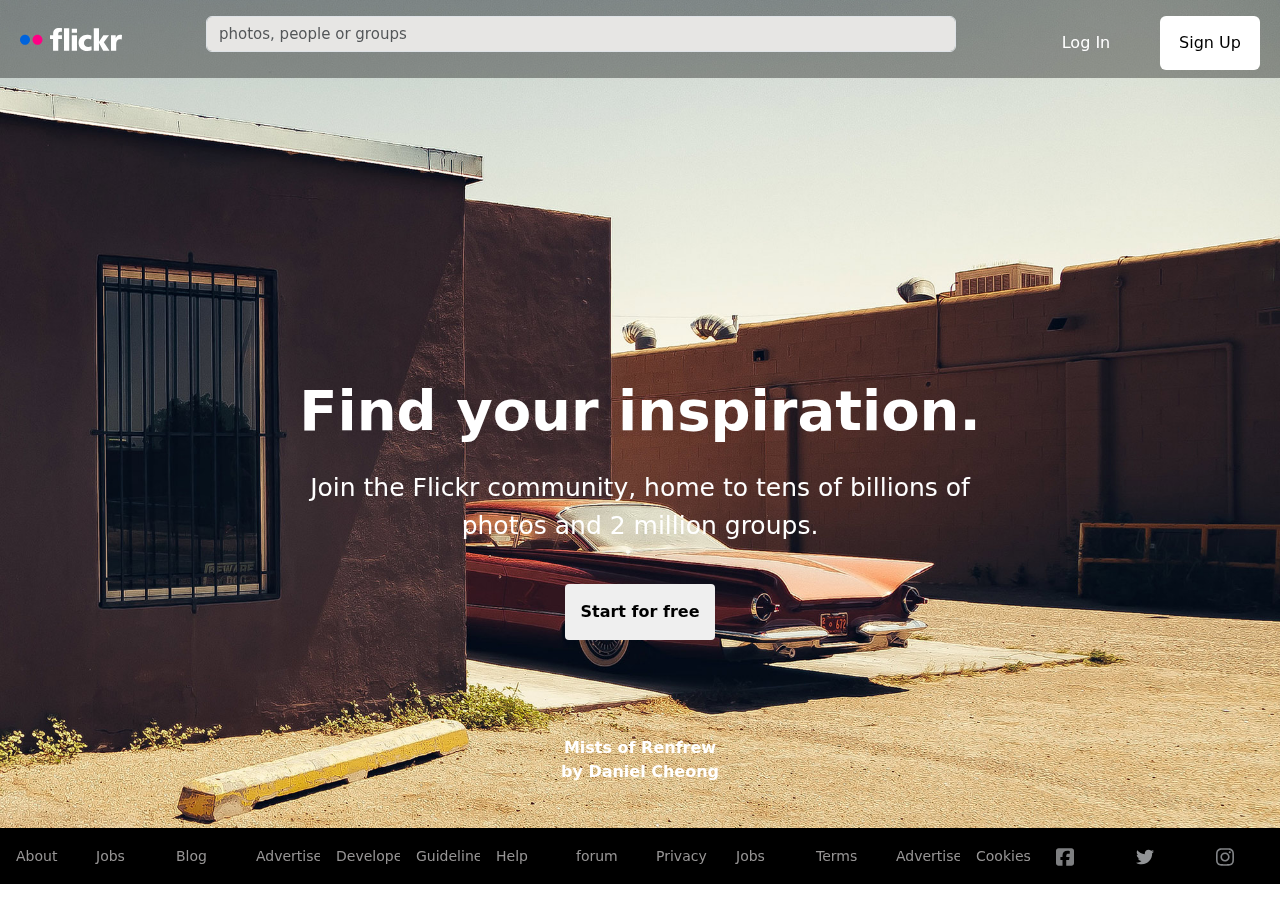
<file: index.html>
<!DOCTYPE html>
<html lang="en">
<head>
  <meta charset="UTF-8">
  <meta name="viewport" content="width=device-width, initial-scale=1.0">
  <title>flickr</title>
  <link rel="stylesheet" href="style.css">
  <link rel="stylesheet" href="css/bootstrap.css">
<script src="https://cdn.jsdelivr.net/npm/bootstrap@5.3.2/dist/js/bootstrap.bundle.min.js"></script>
<link rel="shortcut icon" href="images/flickr logo 2.png" type="image/x-icon" class="rounded">
<link rel="stylesheet" href="https://cdnjs.cloudflare.com/ajax/libs/font-awesome/5.15.4/css/all.min.css" integrity="sha512-xIrnT0bX2K7mfbzkrzPLAtMIElU9m/NtQkdNN2mFMT57Ecrbs7BsVlBXN43PYXbh1ebzJSpXgFhv0lE/XZ8ejA==" crossorigin="anonymous" />


</head>
<body>
  
    <nav class=" navbar navbar-expand-lg p-2 d-flex " id="nav">
      <div class="container-fluid d-flex">
        <a class="" href="#"><img class="logo" src="images/flickr_logo_dots.svg" alt=""></a>
        

          <form class="d-flex" role="search">
            <input class="form-control mt-2 nav-inp mb-1 fs-6 " type="search" placeholder="photos, people or groups"  aria-label="Search">
            
            <button class="btn me-4 login mt-2 " type="submit">
            <a href="login.html" style="color: white !important;">
              Log In
            </a>
            </button>
            
    <a>
      <button class="btn bg-white px-3 signup mt-2" type="submit">
        <a href="signup.html">Sign Up</a>
      </button>
    </a>
          </form>
        </div>
      </div>
    </nav>


<section id="carousel">

        
      </div>  
      <section id="carousel">
        <div id="carouselExampleSlidesOnly" class="carousel slide carousel-fade" data-bs-ride="carousel">
          <div class="carousel-inner">
            <div class="carousel-item active" data-bs-interval="4000">
              <img src="images/Mists_of_renfrew_Adam_Gibbs.jpg" class="d-block w-100" alt="..."
                id="carouselImage" />
              <div class="carousel-caption   d-md-block">
                <p id="carouselText1">Find your inspiration.</p>
                <p id="carouselText2">
                  Join the Flickr community, home to tens of billions of <br> photos
                  and 2 million groups.
                </p>
                <br />
                <a href="signup.html" id="startFor"> <button class="px-2 body-bg-white py-lg-3 rounded-1 col-2 fs-lg-4 fs-6 start mb-5 py-2">Start for free</button> </a>
                <br class="br"/><br class="br"/>
                <br>
                <center>
                <a href="" style="text-decoration: none; color: white fs-5 text-white"  class="last mx-auto text-center"><b>Mists of Renfrew</b></a><br />
                </center>
                <center>
                <a href="" style="text-decoration: none; color: white fs-5 text-white last2" class="last2 mx-auto text-center" ><b>by Daniel Cheong</b></a>
                </center>
                <br>
              </div>
              <footer class="footer bg-dark w-100 container-fluid " id="foot">
                <div class="row ">
                  <div class="col-12 col-lg-3   cont">
                    <div class="row ">
                      <div class="col-12 col-lg-3 p-3  text-white footC"><small class="foot">About</small></div> 
                      <div class="col-12 col-lg-3 p-3  text-white footC"><small class="foot">Jobs</small></div> 
                      <div class="col-12 col-lg-3 p-3  text-white footC"><small class="foot">Blog</small></div> 
                      <div class="col-12 col-lg-3 p-3  text-white footC"><small class="foot"> Advertise</small></div> 
                    </div>
                  </div>
                  <div class="col-12 col-lg-3  cont">
                    <div class="row ">
                      <div class="col-12 col-lg-3 p-3  text-white footC"><small class="foot">Developers</small></div> 
                      <div class="col-12 col-lg-3 p-3  text-white footC"><small class="foot">Guidelines</small></div> 
                      <div class="col-12 col-lg-3 p-3  text-white footC"><small class="foot">Help</small></div> 
                      <div class="col-12 col-lg-3 p-3  text-white footC"><small class="foot">  forum</small></div> 
                    </div>
                  </div>
                  <div class="col-12 col-lg-3   cont">
                    <div class="row ">
                      <div class="col-12 col-lg-3 p-3  text-white footC  "><small class="foot">Privacy</small></div> 
                      <div class="col-12 col-lg-3 p-3  text-white footC "><small class="foot">Jobs</small></div> 
                      <div class="col-12 col-lg-3 p-3  text-white footC foot2 "><small class="foot">Terms</small></div> 
                      <div class="col-12 col-lg-3 p-3  text-white footC foot2 "><small class="foot"> Advertise</small></div> 
                    </div>
                  </div>
                  <div class="col-12 col-lg-3   cont">
                    <div class="row ">
                      <div class="col-12 col-lg-3 p-3  text-white foot2 footC"><small class="foot">Cookies</small></div> 
                      <div class="col-12 col-lg-3 p-3  text-white foot2 footC"><small class="foot">
                      <img src="images/square-facebook.svg" alt="" class="facebook">
                      </small></div> 
                      <div class="col-12 col-lg-3 p-3  text-white foot2 footC"><small class="foot">
                      <img src="images/twitter (1).svg" alt="" class="facebook">
                      </small></div> 
                      <div class="col-12 col-lg-3 p-3  text-white foot2 footC"><small class="foot"> 
                      <img src="images/instagram.svg" alt="" class="facebook">

                      </small></div> 
                    </div>
                  </div>
                <div class="almost pt-5 pb-5">
                  <center>
                    <small class="mx-auto foot fw-bold ">
                      SmugMug+Flickr.
                    </small>
                  </center>
                  <center>
                    <small class="mx-auto foot fw-bold pb-3">
                      connecting people through photography
                    </small>
                  </center>
                  <center class="d-flex mt-4 col-6 mx-auto">
                    <small class="mx-auto foot fw-bold ">
                      <img src="images/square-facebook.svg" alt="" class="facebook">
                    </small>
                    <small class="mx-auto foot fw-bold ">
                      <img src="images/twitter (1).svg" alt="" class="facebook">
                    </small>
                    <small class="mx-auto foot fw-bold ">
                      <img src="images/instagram.svg" alt="" class="facebook">
                    </small>
                  </center>
                </div>
                </footer>
              
            </div>
            <section id="carousel">
              <div id="carouselExampleSlidesOnly" class="carousel slide carousel-fade" data-bs-ride="carousel">
                <div class="carousel-inner">
                  <div class="carousel-item active" data-bs-interval="4000">
                    <img src="images/benito_druck.jpg" class="d-block w-100" alt="..."
                      id="carouselImage" />
                    <div class="carousel-caption   d-md-block">
                      <p id="carouselText1">Find your inspiration.</p>
                      <p id="carouselText2">
                        Join the Flickr community, home to tens of billions of <br> photos
                        and 2 million groups.
                      </p>
                      <br />
                      <a href="signup.html" id="startFor"> <button class="px-2 body-bg-white py-lg-3 rounded-1 col-2 fs-lg-4 fs-6 start mb-5 py-2">Start for free</button> </a>
                      <br class="br"/><br class="br"/>
                      <br>
                      <center>
                      <a href="" style="text-decoration: none; color: white fs-5 text-white"  class="last mx-auto text-center"><b>Mists of Renfrew</b></a><br />
                      </center>
                      <center>
                      <a href="" style="text-decoration: none; color: white fs-5 text-white last2" class="last2 mx-auto text-center" ><b>by Daniel Cheong</b></a>
                      </center>
                      <br>
                    </div>
                    <footer class="footer bg-dark w-100 container-fluid " id="foot">
                      <div class="row ">
                        <div class="col-12 col-lg-3   cont">
                          <div class="row ">
                            <div class="col-12 col-lg-3 p-3  text-white footC"><small class="foot">About</small></div> 
                            <div class="col-12 col-lg-3 p-3  text-white footC"><small class="foot">Jobs</small></div> 
                            <div class="col-12 col-lg-3 p-3  text-white footC"><small class="foot">Blog</small></div> 
                            <div class="col-12 col-lg-3 p-3  text-white footC"><small class="foot"> Advertise</small></div> 
                          </div>
                        </div>
                        <div class="col-12 col-lg-3  cont">
                          <div class="row ">
                            <div class="col-12 col-lg-3 p-3  text-white footC"><small class="foot">Developers</small></div> 
                            <div class="col-12 col-lg-3 p-3  text-white footC"><small class="foot">Guidelines</small></div> 
                            <div class="col-12 col-lg-3 p-3  text-white footC"><small class="foot">Help</small></div> 
                            <div class="col-12 col-lg-3 p-3  text-white footC"><small class="foot">  forum</small></div> 
                          </div>
                        </div>
                        <div class="col-12 col-lg-3   cont">
                          <div class="row ">
                            <div class="col-12 col-lg-3 p-3  text-white footC  "><small class="foot">Privacy</small></div> 
                            <div class="col-12 col-lg-3 p-3  text-white footC "><small class="foot">Jobs</small></div> 
                            <div class="col-12 col-lg-3 p-3  text-white footC foot2 "><small class="foot">Terms</small></div> 
                            <div class="col-12 col-lg-3 p-3  text-white footC foot2 "><small class="foot"> Advertise</small></div> 
                          </div>
                        </div>
                        <div class="col-12 col-lg-3   cont">
                          <div class="row ">
                            <div class="col-12 col-lg-3 p-3  text-white foot2 footC"><small class="foot">Cookies</small></div> 
                            <div class="col-12 col-lg-3 p-3  text-white foot2 footC"><small class="foot">
                            <img src="images/square-facebook.svg" alt="" class="facebook">
                            </small></div> 
                            <div class="col-12 col-lg-3 p-3  text-white foot2 footC"><small class="foot">
                            <img src="images/twitter (1).svg" alt="" class="facebook">
                            </small></div> 
                            <div class="col-12 col-lg-3 p-3  text-white foot2 footC"><small class="foot"> 
                            <img src="images/instagram.svg" alt="" class="facebook">
      
                            </small></div> 
                          </div>
                        </div>
                      <div class="almost pt-5 pb-5">
                        <center>
                          <small class="mx-auto foot fw-bold ">
                            SmugMug+Flickr.
                          </small>
                        </center>
                        <center>
                          <small class="mx-auto foot fw-bold pb-3">
                            connecting people through photography
                          </small>
                        </center>
                        <center class="d-flex mt-4 col-6 mx-auto">
                          <small class="mx-auto foot fw-bold ">
                            <img src="images/square-facebook.svg" alt="" class="facebook">
                          </small>
                          <small class="mx-auto foot fw-bold ">
                            <img src="images/twitter (1).svg" alt="" class="facebook">
                          </small>
                          <small class="mx-auto foot fw-bold ">
                            <img src="images/instagram.svg" alt="" class="facebook">
                          </small>
                        </center>
                      </div>
                      </footer>
                    
                  </div>
                  <section id="carousel">
                    <div id="carouselExampleSlidesOnly" class="carousel slide carousel-fade" data-bs-ride="carousel">
                      <div class="carousel-inner">
                        <div class="carousel-item active" data-bs-interval="4000">
                          <img src="images/Catwalk_am_Bahnhof_Zurich_Oerlikon_Peter_Arn.jpg" class="d-block w-100" alt="..."
                            id="carouselImage" />
                          <div class="carousel-caption   d-md-block">
                            <p id="carouselText1">Find your inspiration.</p>
                            <p id="carouselText2">
                              Join the Flickr community, home to tens of billions of <br> photos
                              and 2 million groups.
                            </p>
                            <br />
                            <a href="signup.html" id="startFor"> <button class="px-2 body-bg-white py-lg-3 rounded-1 col-2 fs-lg-4 fs-6 start mb-5 py-2">Start for free</button> </a>
                            <br class="br"/><br class="br"/>
                            <br>
                            <center>
                            <a href="" style="text-decoration: none; color: white fs-5 text-white"  class="last mx-auto text-center"><b>Mists of Renfrew</b></a><br />
                            </center>
                            <center>
                            <a href="" style="text-decoration: none; color: white fs-5 text-white last2" class="last2 mx-auto text-center" ><b>by Daniel Cheong</b></a>
                            </center>
                            <br>
                          </div>
                          <footer class="footer bg-dark w-100 container-fluid " id="foot">
                            <div class="row ">
                              <div class="col-12 col-lg-3   cont">
                                <div class="row ">
                                  <div class="col-12 col-lg-3 p-3  text-white footC"><small class="foot">About</small></div> 
                                  <div class="col-12 col-lg-3 p-3  text-white footC"><small class="foot">Jobs</small></div> 
                                  <div class="col-12 col-lg-3 p-3  text-white footC"><small class="foot">Blog</small></div> 
                                  <div class="col-12 col-lg-3 p-3  text-white footC"><small class="foot"> Advertise</small></div> 
                                </div>
                              </div>
                              <div class="col-12 col-lg-3  cont">
                                <div class="row ">
                                  <div class="col-12 col-lg-3 p-3  text-white footC"><small class="foot">Developers</small></div> 
                                  <div class="col-12 col-lg-3 p-3  text-white footC"><small class="foot">Guidelines</small></div> 
                                  <div class="col-12 col-lg-3 p-3  text-white footC"><small class="foot">Help</small></div> 
                                  <div class="col-12 col-lg-3 p-3  text-white footC"><small class="foot">  forum</small></div> 
                                </div>
                              </div>
                              <div class="col-12 col-lg-3   cont">
                                <div class="row ">
                                  <div class="col-12 col-lg-3 p-3  text-white footC  "><small class="foot">Privacy</small></div> 
                                  <div class="col-12 col-lg-3 p-3  text-white footC "><small class="foot">Jobs</small></div> 
                                  <div class="col-12 col-lg-3 p-3  text-white footC foot2 "><small class="foot">Terms</small></div> 
                                  <div class="col-12 col-lg-3 p-3  text-white footC foot2 "><small class="foot"> Advertise</small></div> 
                                </div>
                              </div>
                              <div class="col-12 col-lg-3   cont">
                                <div class="row ">
                                  <div class="col-12 col-lg-3 p-3  text-white foot2 footC"><small class="foot">Cookies</small></div> 
                                  <div class="col-12 col-lg-3 p-3  text-white foot2 footC"><small class="foot">
                                  <img src="images/square-facebook.svg" alt="" class="facebook">
                                  </small></div> 
                                  <div class="col-12 col-lg-3 p-3  text-white foot2 footC"><small class="foot">
                                  <img src="images/twitter (1).svg" alt="" class="facebook">
                                  </small></div> 
                                  <div class="col-12 col-lg-3 p-3  text-white foot2 footC"><small class="foot"> 
                                  <img src="images/instagram.svg" alt="" class="facebook">
            
                                  </small></div> 
                                </div>
                              </div>
                            <div class="almost pt-5 pb-5">
                              <center>
                                <small class="mx-auto foot fw-bold ">
                                  SmugMug+Flickr.
                                </small>
                              </center>
                              <center>
                                <small class="mx-auto foot fw-bold pb-3">
                                  connecting people through photography
                                </small>
                              </center>
                              <center class="d-flex mt-4 col-6 mx-auto">
                                <small class="mx-auto foot fw-bold ">
                                  <img src="images/square-facebook.svg" alt="" class="facebook">
                                </small>
                                <small class="mx-auto foot fw-bold ">
                                  <img src="images/twitter (1).svg" alt="" class="facebook">
                                </small>
                                <small class="mx-auto foot fw-bold ">
                                  <img src="images/instagram.svg" alt="" class="facebook">
                                </small>
                              </center>
                            </div>
                            </footer>
                          
                        </div>
                        <section id="carousel">
                          <div id="carouselExampleSlidesOnly" class="carousel slide carousel-fade" data-bs-ride="carousel">
                            <div class="carousel-inner">
                              <div class="carousel-item active" data-bs-interval="4000">
                                <img src="images/Dawn_of_Another_Day_Sky_Matthews.jpg" class="d-block w-100" alt="..."
                                  id="carouselImage" />
                                <div class="carousel-caption   d-md-block">
                                  <p id="carouselText1">Find your inspiration.</p>
                                  <p id="carouselText2">
                                    Join the Flickr community, home to tens of billions of <br> photos
                                    and 2 million groups.
                                  </p>
                                  <br />
                                  <a href="signup.html" id="startFor"> <button class="px-2 body-bg-white py-lg-3 rounded-1 col-2 fs-lg-4 fs-6 start mb-5 py-2">Start for free</button> </a>
                                  <br class="br"/><br class="br"/>
                                  <br>
                                  <center>
                                  <a href="" style="text-decoration: none; color: white fs-5 text-white"  class="last mx-auto text-center"><b>Mists of Renfrew</b></a><br />
                                  </center>
                                  <center>
                                  <a href="" style="text-decoration: none; color: white fs-5 text-white last2" class="last2 mx-auto text-center" ><b>by Daniel Cheong</b></a>
                                  </center>
                                  <br>
                                </div>
                                <footer class="footer bg-dark w-100 container-fluid " id="foot">
                                  <div class="row ">
                                    <div class="col-12 col-lg-3   cont">
                                      <div class="row ">
                                        <div class="col-12 col-lg-3 p-3  text-white footC"><small class="foot">About</small></div> 
                                        <div class="col-12 col-lg-3 p-3  text-white footC"><small class="foot">Jobs</small></div> 
                                        <div class="col-12 col-lg-3 p-3  text-white footC"><small class="foot">Blog</small></div> 
                                        <div class="col-12 col-lg-3 p-3  text-white footC"><small class="foot"> Advertise</small></div> 
                                      </div>
                                    </div>
                                    <div class="col-12 col-lg-3  cont">
                                      <div class="row ">
                                        <div class="col-12 col-lg-3 p-3  text-white footC"><small class="foot">Developers</small></div> 
                                        <div class="col-12 col-lg-3 p-3  text-white footC"><small class="foot">Guidelines</small></div> 
                                        <div class="col-12 col-lg-3 p-3  text-white footC"><small class="foot">Help</small></div> 
                                        <div class="col-12 col-lg-3 p-3  text-white footC"><small class="foot">  forum</small></div> 
                                      </div>
                                    </div>
                                    <div class="col-12 col-lg-3   cont">
                                      <div class="row ">
                                        <div class="col-12 col-lg-3 p-3  text-white footC  "><small class="foot">Privacy</small></div> 
                                        <div class="col-12 col-lg-3 p-3  text-white footC "><small class="foot">Jobs</small></div> 
                                        <div class="col-12 col-lg-3 p-3  text-white footC foot2 "><small class="foot">Terms</small></div> 
                                        <div class="col-12 col-lg-3 p-3  text-white footC foot2 "><small class="foot"> Advertise</small></div> 
                                      </div>
                                    </div>
                                    <div class="col-12 col-lg-3   cont">
                                      <div class="row ">
                                        <div class="col-12 col-lg-3 p-3  text-white foot2 footC"><small class="foot">Cookies</small></div> 
                                        <div class="col-12 col-lg-3 p-3  text-white foot2 footC"><small class="foot">
                                        <img src="images/square-facebook.svg" alt="" class="facebook">
                                        </small></div> 
                                        <div class="col-12 col-lg-3 p-3  text-white foot2 footC"><small class="foot">
                                        <img src="images/twitter (1).svg" alt="" class="facebook">
                                        </small></div> 
                                        <div class="col-12 col-lg-3 p-3  text-white foot2 footC"><small class="foot"> 
                                        <img src="images/instagram.svg" alt="" class="facebook">
                  
                                        </small></div> 
                                      </div>
                                    </div>
                                  <div class="almost pt-5 pb-5">
                                    <center>
                                      <small class="mx-auto foot fw-bold ">
                                        SmugMug+Flickr.
                                      </small>
                                    </center>
                                    <center>
                                      <small class="mx-auto foot fw-bold pb-3">
                                        connecting people through photography
                                      </small>
                                    </center>
                                    <center class="d-flex mt-4 col-6 mx-auto">
                                      <small class="mx-auto foot fw-bold ">
                                        <img src="images/square-facebook.svg" alt="" class="facebook">
                                      </small>
                                      <small class="mx-auto foot fw-bold ">
                                        <img src="images/twitter (1).svg" alt="" class="facebook">
                                      </small>
                                      <small class="mx-auto foot fw-bold ">
                                        <img src="images/instagram.svg" alt="" class="facebook">
                                      </small>
                                    </center>
                                  </div>
                                  </footer>
                                
                              </div>
                              <section id="carousel">
                                <div id="carouselExampleSlidesOnly" class="carousel slide carousel-fade" data-bs-ride="carousel">
                                  <div class="carousel-inner">
                                    <div class="carousel-item active" data-bs-interval="4000">
                                      <img src="images/Sheep_in_the_woods_II_James_Mills.jpg" class="d-block w-100" alt="..."
                                        id="carouselImage" />
                                      <div class="carousel-caption   d-md-block">
                                        <p id="carouselText1">Find your inspiration.</p>
                                        <p id="carouselText2">
                                          Join the Flickr community, home to tens of billions of <br> photos
                                          and 2 million groups.
                                        </p>
                                        <br />
                                        <a href="signup.html" id="startFor"> <button class="px-2 body-bg-white py-lg-3 rounded-1 col-2 fs-lg-4 fs-6 start mb-5 py-2">Start for free</button> </a>
                                        <br class="br"/><br class="br"/>
                                        <br>
                                        <center>
                                        <a href="" style="text-decoration: none; color: white fs-5 text-white"  class="last mx-auto text-center"><b>Mists of Renfrew</b></a><br />
                                        </center>
                                        <center>
                                        <a href="" style="text-decoration: none; color: white fs-5 text-white last2" class="last2 mx-auto text-center" ><b>by Daniel Cheong</b></a>
                                        </center>
                                        <br>
                                      </div>
                                      <footer class="footer bg-dark w-100 container-fluid " id="foot">
                                        <div class="row ">
                                          <div class="col-12 col-lg-3   cont">
                                            <div class="row ">
                                              <div class="col-12 col-lg-3 p-3  text-white footC"><small class="foot">About</small></div> 
                                              <div class="col-12 col-lg-3 p-3  text-white footC"><small class="foot">Jobs</small></div> 
                                              <div class="col-12 col-lg-3 p-3  text-white footC"><small class="foot">Blog</small></div> 
                                              <div class="col-12 col-lg-3 p-3  text-white footC"><small class="foot"> Advertise</small></div> 
                                            </div>
                                          </div>
                                          <div class="col-12 col-lg-3  cont">
                                            <div class="row ">
                                              <div class="col-12 col-lg-3 p-3  text-white footC"><small class="foot">Developers</small></div> 
                                              <div class="col-12 col-lg-3 p-3  text-white footC"><small class="foot">Guidelines</small></div> 
                                              <div class="col-12 col-lg-3 p-3  text-white footC"><small class="foot">Help</small></div> 
                                              <div class="col-12 col-lg-3 p-3  text-white footC"><small class="foot">  forum</small></div> 
                                            </div>
                                          </div>
                                          <div class="col-12 col-lg-3   cont">
                                            <div class="row ">
                                              <div class="col-12 col-lg-3 p-3  text-white footC  "><small class="foot">Privacy</small></div> 
                                              <div class="col-12 col-lg-3 p-3  text-white footC "><small class="foot">Jobs</small></div> 
                                              <div class="col-12 col-lg-3 p-3  text-white footC foot2 "><small class="foot">Terms</small></div> 
                                              <div class="col-12 col-lg-3 p-3  text-white footC foot2 "><small class="foot"> Advertise</small></div> 
                                            </div>
                                          </div>
                                          <div class="col-12 col-lg-3   cont">
                                            <div class="row ">
                                              <div class="col-12 col-lg-3 p-3  text-white foot2 footC"><small class="foot">Cookies</small></div> 
                                              <div class="col-12 col-lg-3 p-3  text-white foot2 footC"><small class="foot">
                                              <img src="images/square-facebook.svg" alt="" class="facebook">
                                              </small></div> 
                                              <div class="col-12 col-lg-3 p-3  text-white foot2 footC"><small class="foot">
                                              <img src="images/twitter (1).svg" alt="" class="facebook">
                                              </small></div> 
                                              <div class="col-12 col-lg-3 p-3  text-white foot2 footC"><small class="foot"> 
                                              <img src="images/instagram.svg" alt="" class="facebook">
                        
                                              </small></div> 
                                            </div>
                                          </div>
                                        <div class="almost pt-5 pb-5">
                                          <center>
                                            <small class="mx-auto foot fw-bold ">
                                              SmugMug+Flickr.
                                            </small>
                                          </center>
                                          <center>
                                            <small class="mx-auto foot fw-bold pb-3">
                                              connecting people through photography
                                            </small>
                                          </center>
                                          <center class="d-flex mt-4 col-6 mx-auto">
                                            <small class="mx-auto foot fw-bold ">
                                              <img src="images/square-facebook.svg" alt="" class="facebook">
                                            </small>
                                            <small class="mx-auto foot fw-bold ">
                                              <img src="images/twitter (1).svg" alt="" class="facebook">
                                            </small>
                                            <small class="mx-auto foot fw-bold ">
                                              <img src="images/instagram.svg" alt="" class="facebook">
                                            </small>
                                          </center>
                                        </div>
                                        </footer>
                                      
                                    </div>
                                    <section id="carousel">
                                      <div id="carouselExampleSlidesOnly" class="carousel slide carousel-fade" data-bs-ride="carousel">
                                        <div class="carousel-inner">
                                          <div class="carousel-item active" data-bs-interval="4000">
                                            <img src="images/sunset_1663_Junji_Aoyama.jpg" class="d-block w-100" alt="..."
                                              id="carouselImage" />
                                            <div class="carousel-caption   d-md-block">
                                              <p id="carouselText1">Find your inspiration.</p>
                                              <p id="carouselText2">
                                                Join the Flickr community, home to tens of billions of <br> photos
                                                and 2 million groups.
                                              </p>
                                              <br />
                                              <a href="signup.html" id="startFor"> <button class="px-2 body-bg-white py-lg-3 rounded-1 col-2 fs-lg-4 fs-6 start mb-5 py-2">Start for free</button> </a>
                                              <br class="br"/><br class="br"/>
                                              <br>
                                              <center>
                                              <a href="" style="text-decoration: none; color: white fs-5 text-white"  class="last mx-auto text-center"><b>Mists of Renfrew</b></a><br />
                                              </center>
                                              <center>
                                              <a href="" style="text-decoration: none; color: white fs-5 text-white last2" class="last2 mx-auto text-center" ><b>by Daniel Cheong</b></a>
                                              </center>
                                              <br>
                                            </div>
                                            <footer class="footer bg-dark w-100 container-fluid " id="foot">
                                              <div class="row ">
                                                <div class="col-12 col-lg-3   cont">
                                                  <div class="row ">
                                                    <div class="col-12 col-lg-3 p-3  text-white footC"><small class="foot">About</small></div> 
                                                    <div class="col-12 col-lg-3 p-3  text-white footC"><small class="foot">Jobs</small></div> 
                                                    <div class="col-12 col-lg-3 p-3  text-white footC"><small class="foot">Blog</small></div> 
                                                    <div class="col-12 col-lg-3 p-3  text-white footC"><small class="foot"> Advertise</small></div> 
                                                  </div>
                                                </div>
                                                <div class="col-12 col-lg-3  cont">
                                                  <div class="row ">
                                                    <div class="col-12 col-lg-3 p-3  text-white footC"><small class="foot">Developers</small></div> 
                                                    <div class="col-12 col-lg-3 p-3  text-white footC"><small class="foot">Guidelines</small></div> 
                                                    <div class="col-12 col-lg-3 p-3  text-white footC"><small class="foot">Help</small></div> 
                                                    <div class="col-12 col-lg-3 p-3  text-white footC"><small class="foot">  forum</small></div> 
                                                  </div>
                                                </div>
                                                <div class="col-12 col-lg-3   cont">
                                                  <div class="row ">
                                                    <div class="col-12 col-lg-3 p-3  text-white footC  "><small class="foot">Privacy</small></div> 
                                                    <div class="col-12 col-lg-3 p-3  text-white footC "><small class="foot">Jobs</small></div> 
                                                    <div class="col-12 col-lg-3 p-3  text-white footC foot2 "><small class="foot">Terms</small></div> 
                                                    <div class="col-12 col-lg-3 p-3  text-white footC foot2 "><small class="foot"> Advertise</small></div> 
                                                  </div>
                                                </div>
                                                <div class="col-12 col-lg-3   cont">
                                                  <div class="row ">
                                                    <div class="col-12 col-lg-3 p-3  text-white foot2 footC"><small class="foot">Cookies</small></div> 
                                                    <div class="col-12 col-lg-3 p-3  text-white foot2 footC"><small class="foot">
                                                    <img src="images/square-facebook.svg" alt="" class="facebook">
                                                    </small></div> 
                                                    <div class="col-12 col-lg-3 p-3  text-white foot2 footC"><small class="foot">
                                                    <img src="images/twitter (1).svg" alt="" class="facebook">
                                                    </small></div> 
                                                    <div class="col-12 col-lg-3 p-3  text-white foot2 footC"><small class="foot"> 
                                                    <img src="images/instagram.svg" alt="" class="facebook">
                              
                                                    </small></div> 
                                                  </div>
                                                </div>
                                              <div class="almost pt-5 pb-5">
                                                <center>
                                                  <small class="mx-auto foot fw-bold ">
                                                    SmugMug+Flickr.
                                                  </small>
                                                </center>
                                                <center>
                                                  <small class="mx-auto foot fw-bold pb-3">
                                                    connecting people through photography
                                                  </small>
                                                </center>
                                                <center class="d-flex mt-4 col-6 mx-auto">
                                                  <small class="mx-auto foot fw-bold ">
                                                    <img src="images/square-facebook.svg" alt="" class="facebook">
                                                  </small>
                                                  <small class="mx-auto foot fw-bold ">
                                                    <img src="images/twitter (1).svg" alt="" class="facebook">
                                                  </small>
                                                  <small class="mx-auto foot fw-bold ">
                                                    <img src="images/instagram.svg" alt="" class="facebook">
                                                  </small>
                                                </center>
                                              </div>
                                              </footer>
                                            
                                          </div>
                                          <section id="carousel">
                                            <div id="carouselExampleSlidesOnly" class="carousel slide carousel-fade" data-bs-ride="carousel">
                                              <div class="carousel-inner">
                                                <div class="carousel-item active" data-bs-interval="4000">
                                                  <img src="images/Tree_and_Morning_Mist_Jos_Buurmans.jpg" class="d-block w-100" alt="..."
                                                    id="carouselImage" />
                                                  <div class="carousel-caption   d-md-block">
                                                    <p id="carouselText1">Find your inspiration.</p>
                                                    <p id="carouselText2">
                                                      Join the Flickr community, home to tens of billions of <br> photos
                                                      and 2 million groups.
                                                    </p>
                                                    <br />
                                                    <a href="signup.html" id="startFor"> <button class="px-2 body-bg-white py-lg-3 rounded-1 col-2 fs-lg-4 fs-6 start mb-5 py-2">Start for free</button> </a>
                                                    <br class="br"/><br class="br"/>
                                                    <br>
                                                    <center>
                                                    <a href="" style="text-decoration: none; color: white fs-5 text-white"  class="last mx-auto text-center"><b>Mists of Renfrew</b></a><br />
                                                    </center>
                                                    <center>
                                                    <a href="" style="text-decoration: none; color: white fs-5 text-white last2" class="last2 mx-auto text-center" ><b>by Daniel Cheong</b></a>
                                                    </center>
                                                    <br>
                                                  </div>
                                                  <footer class="footer bg-dark w-100 container-fluid " id="foot">
                                                    <div class="row ">
                                                      <div class="col-12 col-lg-3   cont">
                                                        <div class="row ">
                                                          <div class="col-12 col-lg-3 p-3  text-white footC"><small class="foot">About</small></div> 
                                                          <div class="col-12 col-lg-3 p-3  text-white footC"><small class="foot">Jobs</small></div> 
                                                          <div class="col-12 col-lg-3 p-3  text-white footC"><small class="foot">Blog</small></div> 
                                                          <div class="col-12 col-lg-3 p-3  text-white footC"><small class="foot"> Advertise</small></div> 
                                                        </div>
                                                      </div>
                                                      <div class="col-12 col-lg-3  cont">
                                                        <div class="row ">
                                                          <div class="col-12 col-lg-3 p-3  text-white footC"><small class="foot">Developers</small></div> 
                                                          <div class="col-12 col-lg-3 p-3  text-white footC"><small class="foot">Guidelines</small></div> 
                                                          <div class="col-12 col-lg-3 p-3  text-white footC"><small class="foot">Help</small></div> 
                                                          <div class="col-12 col-lg-3 p-3  text-white footC"><small class="foot">  forum</small></div> 
                                                        </div>
                                                      </div>
                                                      <div class="col-12 col-lg-3   cont">
                                                        <div class="row ">
                                                          <div class="col-12 col-lg-3 p-3  text-white footC  "><small class="foot">Privacy</small></div> 
                                                          <div class="col-12 col-lg-3 p-3  text-white footC "><small class="foot">Jobs</small></div> 
                                                          <div class="col-12 col-lg-3 p-3  text-white footC foot2 "><small class="foot">Terms</small></div> 
                                                          <div class="col-12 col-lg-3 p-3  text-white footC foot2 "><small class="foot"> Advertise</small></div> 
                                                        </div>
                                                      </div>
                                                      <div class="col-12 col-lg-3   cont">
                                                        <div class="row ">
                                                          <div class="col-12 col-lg-3 p-3  text-white foot2 footC"><small class="foot">Cookies</small></div> 
                                                          <div class="col-12 col-lg-3 p-3  text-white foot2 footC"><small class="foot">
                                                          <img src="images/square-facebook.svg" alt="" class="facebook">
                                                          </small></div> 
                                                          <div class="col-12 col-lg-3 p-3  text-white foot2 footC"><small class="foot">
                                                          <img src="images/twitter (1).svg" alt="" class="facebook">
                                                          </small></div> 
                                                          <div class="col-12 col-lg-3 p-3  text-white foot2 footC"><small class="foot"> 
                                                          <img src="images/instagram.svg" alt="" class="facebook">
                                    
                                                          </small></div> 
                                                        </div>
                                                      </div>
                                                    <div class="almost pt-5 pb-5">
                                                      <center>
                                                        <small class="mx-auto foot fw-bold ">
                                                          SmugMug+Flickr.
                                                        </small>
                                                      </center>
                                                      <center>
                                                        <small class="mx-auto foot fw-bold pb-3">
                                                          connecting people through photography
                                                        </small>
                                                      </center>
                                                      <center class="d-flex mt-4 col-6 mx-auto">
                                                        <small class="mx-auto foot fw-bold ">
                                                          <img src="images/square-facebook.svg" alt="" class="facebook">
                                                        </small>
                                                        <small class="mx-auto foot fw-bold ">
                                                          <img src="images/twitter (1).svg" alt="" class="facebook">
                                                        </small>
                                                        <small class="mx-auto foot fw-bold ">
                                                          <img src="images/instagram.svg" alt="" class="facebook">
                                                        </small>
                                                      </center>
                                                    </div>
                                                    </footer>
                                                  
                                                </div>
                                                <section id="carousel">
                                                  <div id="carouselExampleSlidesOnly" class="carousel slide carousel-fade" data-bs-ride="carousel">
                                                    <div class="carousel-inner">
                                                      <div class="carousel-item active" data-bs-interval="4000">
                                                        <img src="images/Untitled_Jorge_Guadalupe_Lizarraga.jpg" class="d-block w-100" alt="..."
                                                          id="carouselImage" />
                                                        <div class="carousel-caption   d-md-block">
                                                          <p id="carouselText1">Find your inspiration.</p>
                                                          <p id="carouselText2">
                                                            Join the Flickr community, home to tens of billions of <br> photos
                                                            and 2 million groups.
                                                          </p>
                                                          <br />
                                                          <a href="signup.html" id="startFor"> <button class="px-2 body-bg-white py-lg-3 rounded-1 col-2 fs-lg-4 fs-6 start mb-5 py-2">Start for free</button> </a>
                                                          <br class="br"/><br class="br"/>
                                                          <br>
                                                          <center>
                                                          <a href="" style="text-decoration: none; color: white fs-5 text-white"  class="last mx-auto text-center"><b>Mists of Renfrew</b></a><br />
                                                          </center>
                                                          <center>
                                                          <a href="" style="text-decoration: none; color: white fs-5 text-white last2" class="last2 mx-auto text-center" ><b>by Daniel Cheong</b></a>
                                                          </center>
                                                          <br>
                                                        </div>
                                                        <footer class="footer bg-dark w-100 container-fluid " id="foot">
                                                          <div class="row ">
                                                            <div class="col-12 col-lg-3   cont">
                                                              <div class="row ">
                                                                <div class="col-12 col-lg-3 p-3  text-white footC"><small class="foot">About</small></div> 
                                                                <div class="col-12 col-lg-3 p-3  text-white footC"><small class="foot">Jobs</small></div> 
                                                                <div class="col-12 col-lg-3 p-3  text-white footC"><small class="foot">Blog</small></div> 
                                                                <div class="col-12 col-lg-3 p-3  text-white footC"><small class="foot"> Advertise</small></div> 
                                                              </div>
                                                            </div>
                                                            <div class="col-12 col-lg-3  cont">
                                                              <div class="row ">
                                                                <div class="col-12 col-lg-3 p-3  text-white footC"><small class="foot">Developers</small></div> 
                                                                <div class="col-12 col-lg-3 p-3  text-white footC"><small class="foot">Guidelines</small></div> 
                                                                <div class="col-12 col-lg-3 p-3  text-white footC"><small class="foot">Help</small></div> 
                                                                <div class="col-12 col-lg-3 p-3  text-white footC"><small class="foot">  forum</small></div> 
                                                              </div>
                                                            </div>
                                                            <div class="col-12 col-lg-3   cont">
                                                              <div class="row ">
                                                                <div class="col-12 col-lg-3 p-3  text-white footC  "><small class="foot">Privacy</small></div> 
                                                                <div class="col-12 col-lg-3 p-3  text-white footC "><small class="foot">Jobs</small></div> 
                                                                <div class="col-12 col-lg-3 p-3  text-white footC foot2 "><small class="foot">Terms</small></div> 
                                                                <div class="col-12 col-lg-3 p-3  text-white footC foot2 "><small class="foot"> Advertise</small></div> 
                                                              </div>
                                                            </div>
                                                            <div class="col-12 col-lg-3   cont">
                                                              <div class="row ">
                                                                <div class="col-12 col-lg-3 p-3  text-white foot2 footC"><small class="foot">Cookies</small></div> 
                                                                <div class="col-12 col-lg-3 p-3  text-white foot2 footC"><small class="foot">
                                                                <img src="images/square-facebook.svg" alt="" class="facebook">
                                                                </small></div> 
                                                                <div class="col-12 col-lg-3 p-3  text-white foot2 footC"><small class="foot">
                                                                <img src="images/twitter (1).svg" alt="" class="facebook">
                                                                </small></div> 
                                                                <div class="col-12 col-lg-3 p-3  text-white foot2 footC"><small class="foot"> 
                                                                <img src="images/instagram.svg" alt="" class="facebook">
                                          
                                                                </small></div> 
                                                              </div>
                                                            </div>
                                                          <div class="almost pt-5 pb-5">
                                                            <center>
                                                              <small class="mx-auto foot fw-bold ">
                                                                SmugMug+Flickr.
                                                              </small>
                                                            </center>
                                                            <center>
                                                              <small class="mx-auto foot fw-bold pb-3">
                                                                connecting people through photography
                                                              </small>
                                                            </center>
                                                            <center class="d-flex mt-4 col-6 mx-auto">
                                                              <small class="mx-auto foot fw-bold ">
                                                                <img src="images/square-facebook.svg" alt="" class="facebook">
                                                              </small>
                                                              <small class="mx-auto foot fw-bold ">
                                                                <img src="images/twitter (1).svg" alt="" class="facebook">
                                                              </small>
                                                              <small class="mx-auto foot fw-bold ">
                                                                <img src="images/instagram.svg" alt="" class="facebook">
                                                              </small>
                                                            </center>
                                                          </div>
                                                          </footer>
                                                        
                                                      </div>
           
                              </section>
                    

<script src="https://cdn.jsdelivr.net/npm/bootstrap@5.3.2/dist/js/bootstrap.bundle.min.js"></script>
</body>
</html>
</file>
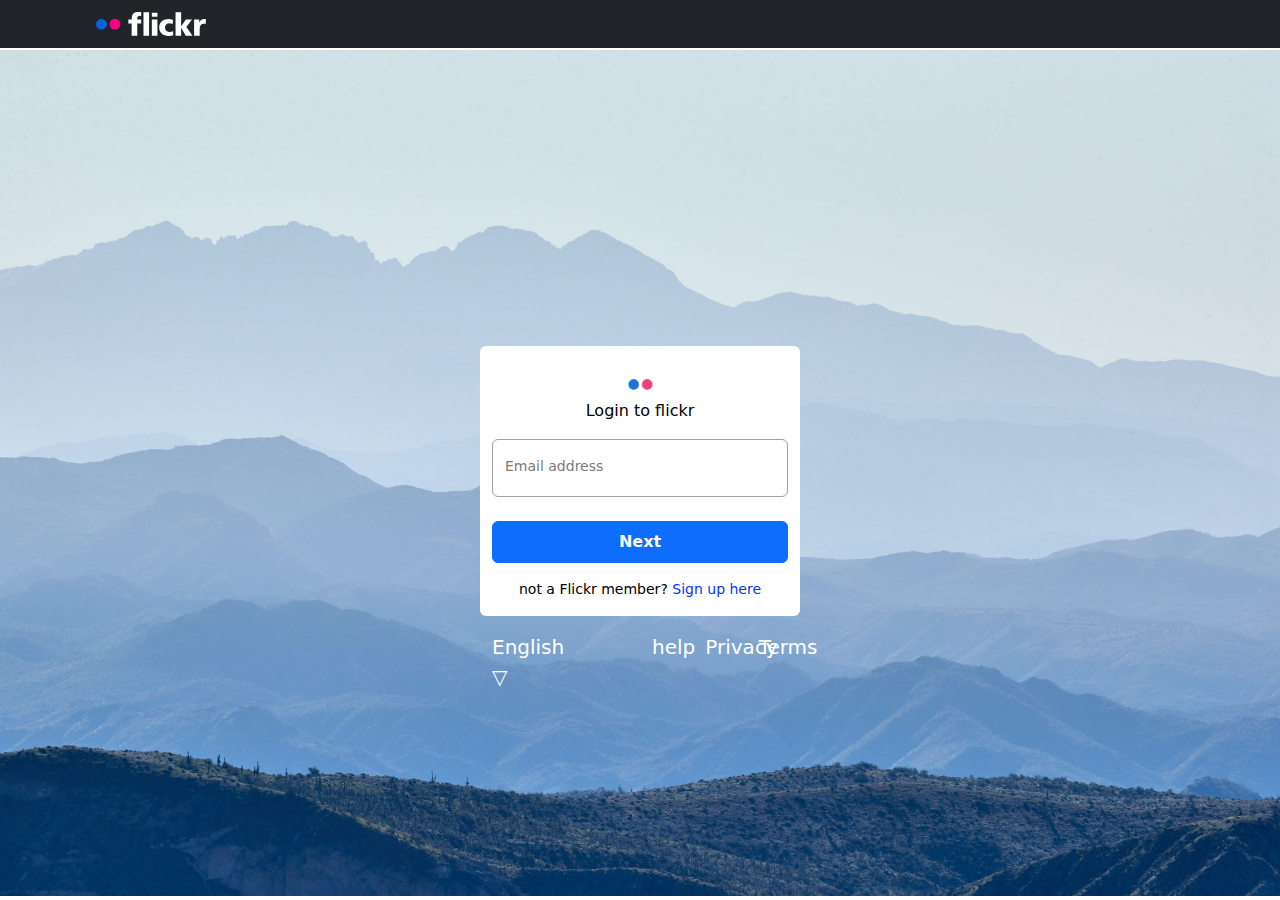
<file: login.html>
<!DOCTYPE html>
<html lang="en">
<head>
    <meta charset="UTF-8">
    <meta name="viewport" content="width=device-width, initial-scale=1.0">
    <title>Login</title>
     <link rel="stylesheet" href="css/bootstrap.css"> 
    <link rel="stylesheet" href="login.css">
    <link rel="stylesheet" href="signup.css">
<link rel="shortcut icon" href="images/flickr logo 2.png" type="image/x-icon" class="rounded">

    
</head>
<body>
    <!DOCTYPE html>
    <html lang="en">
    <head>
        <meta charset="UTF-8">
        <meta name="viewport" content="width=device-width, initial-scale=1.0">
        <title>flickr-login</title>
    </head>
    <body>
        <nav class=" bg-dark  ps-lg-5 py-1">
        <img id="logo" src="images/flickr_logo_dots.svg" alt="" class="py-2 ms-3 ms-lg-5 ">
        </nav>
        <img src="images/033120190455-by-Henry.2edde7a9.jpg" class="back-img" alt="">
        <div class="container-fluid  mx-auto  main col-lg-3 rounded-2">
            <div class="row bg-white contain3 rounded-2">
                    <center>
                    <img src="images/flickr_logo_2-removebg-preview.png" class="logo2 mt-4">
                    <br>
                    <p>Login to flickr</p>
                    <div class="form-floating">
                        <input type="email" name="input" id="input" class="form-control" placeholder="qkefl">
                        <label for="input">Email address</label>
                    </div>
    <button class="btn btn-primary col-12 mt-4 py-2"><b>Next</b></button>
            <small>
              <p class="mt-3">not a Flickr member? <span class="span">Sign up here</span></p>
            </small>                    
                    </center>
            </div>
            <div class="row mt-3 text-white fs-5">
                <div class="col-4">English ▽</div>
                <div class="col-1"></div>
                <div class="col-1"></div>
                <div class="col-2">help</div>
                <div class="col-2">Privacy</div>
                <div class="col-2">Terms</div>
            </div>
        </div>
    </body>
      
    </html>
    <script src="js/bootstrap.js"></script>
</body>
</html>
</file>
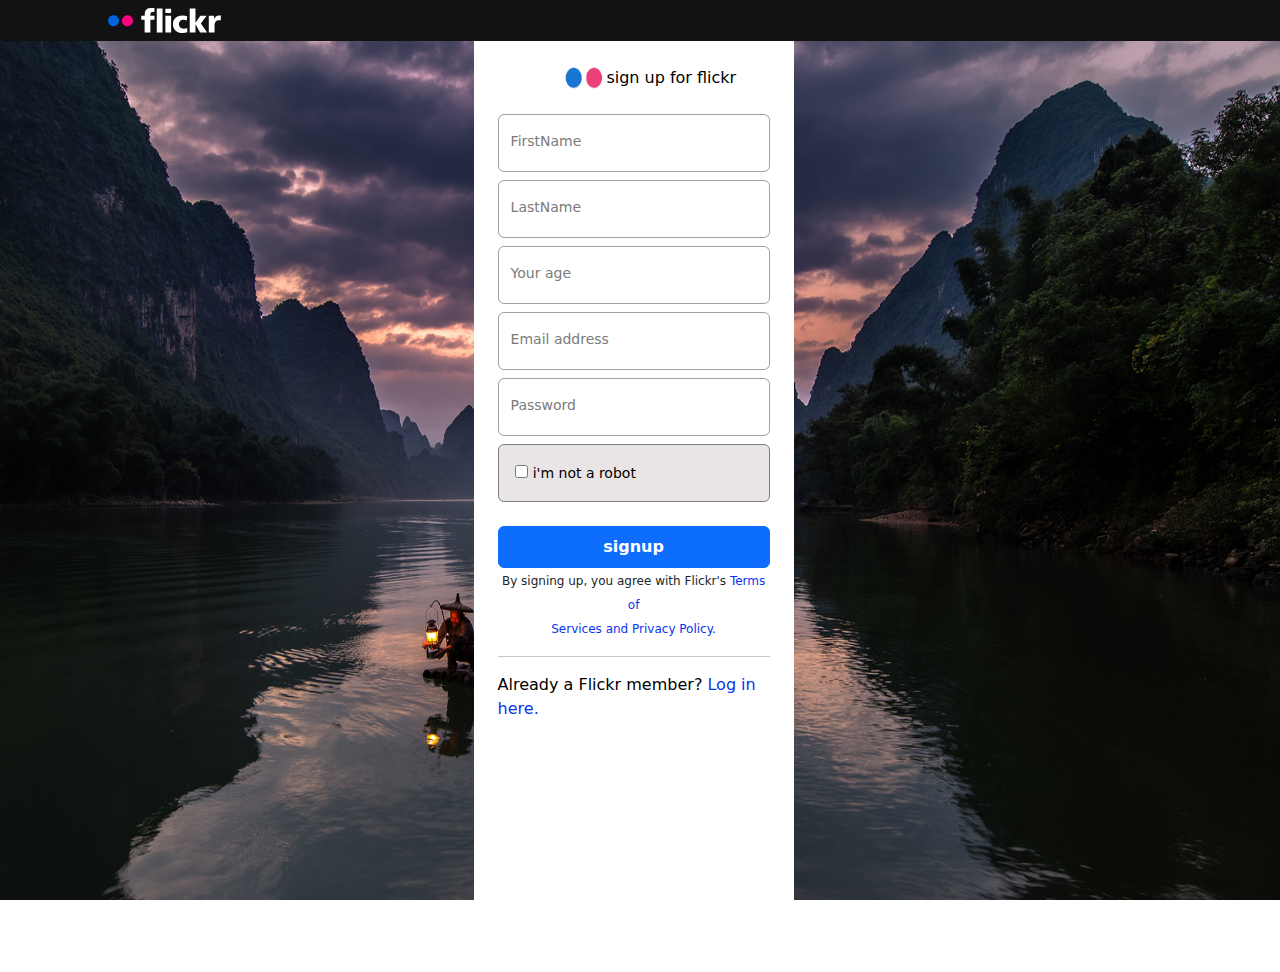
<file: sighnup.html>
<!DOCTYPE html>
<html lang="en">
<head>
    <meta charset="UTF-8">
    <meta name="viewport" content="width=device-width, initial-scale=1.0">
    <title>Document</title>
</head>
<body>
    <!DOCTYPE html>
<html lang="en">
<head>
    <meta charset="UTF-8">
    <meta name="viewport" content="width=device-width, initial-scale=1.0">
    <title>signup</title>
  <link rel="stylesheet" href="css/bootstrap.css">
  <link rel="stylesheet" href="signup.css">
</head>
<body>
    <nav class=" ps-5 navbar navbar-expand-lg p-2 d-flex " id="nav">
        <div class="container-fluid d-flex">
          <a class="" href="#"><img class="logo ms-5" id="logo" src="images/flickr_logo_dots.svg" alt=""></a>
        
          </div>
        </div>
      </nav>
      <section id="carousel">
        <div id="carouselExampleSlidesOnly" class="carousel slide carousel-fade" data-bs-ride="carousel">
          <div class="carousel-inner">
            <div class="carousel-item active" data-bs-interval="4000">
              <img src="images/Dawn_of_Another_Day_Sky_Matthews.jpg" class="d-block w-100" alt="..."
                id="carouselImage" />
            </div>
        </section>
       
        <div class="carouse px-4 mx-auto container-fluid carousel-capton  col-12 col-lg-3 bg-white  contain" id="carouse">
        <center class="d-flex mx-auto head ms-lg-5">
            <img src="images/flickr_logo_2-removebg-preview.png " alt="" class="logo2 ms-lg-3">
        <p class="pt-1 pt-lg-3">sign up for flickr</p> 
    </center>            
    <div class="form-floating">
       <input type="text" class="form-control outline-dark mt-2" placeholder="firstName">
       <label for="">FirstName</label>
    </div> 
    <div class="form-floating">
        <input type="text" class="form-control outline-dark mt-2" placeholder="firstName">
        <label for="">LastName</label>
     </div> 
     <div class="form-floating">
        <input type="number" class="form-control outline-dark mt-2" placeholder="firstName">
        <label for="">Your age</label>
     </div>
     <div class="form-floating">
        <input type="email" class="form-control outline-dark mt-2" placeholder="firstName">
        <label for="">Email address</label>
     </div>
     <div class="form-floating">
        <input type="password" class="form-control outline-dark mt-2" placeholder="firstName">
        <label for="">Password</label>
     </div> 
     <form class="p-3 mt-2 cleo rounded-2" action="">
        <input type="checkbox" name="" id="">
        <label for="" style="color: black;">i'm not a robot</label>

     </form>
    <button class="btn btn-primary col-12 mt-4 py-2"><b>signup</b></button>
              <center>
                <small class="small">
                    By signing up, you agree with Flickr's <span>Terms of <br> Services and Privacy Policy.</span>
                  </small>
              </center>
            
              <hr class="mb-3">  
              <p>Already a Flickr member? <span class="span">Log in here.</span></p>
      </div>
      
   
      
</body>
</html>
</body>
</html>
</file>
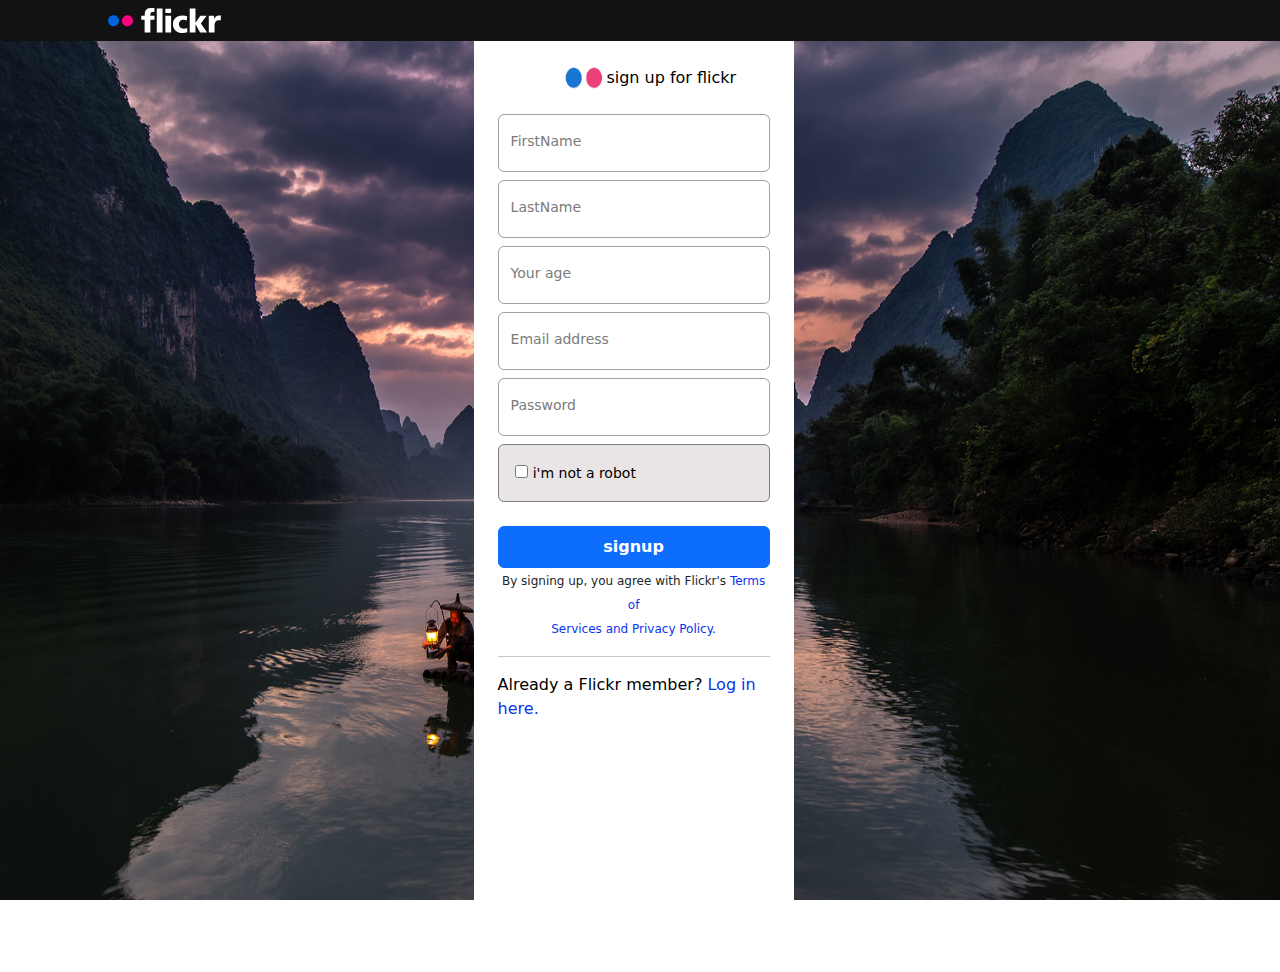
<file: signup.html>
<!DOCTYPE html>
<html lang="en">
<head>
    <meta charset="UTF-8">
    <meta name="viewport" content="width=device-width, initial-scale=1.0">
    <title>Document</title>
<link rel="shortcut icon" href="images/flickr logo 2.png" type="image/x-icon" class="rounded">
</head>
<body>
    <!DOCTYPE html>
<html lang="en">
<head>
    <meta charset="UTF-8">
    <meta name="viewport" content="width=device-width, initial-scale=1.0">
    <title>signup</title>
  <link rel="stylesheet" href="css/bootstrap.css">
  <link rel="stylesheet" href="signup.css">
</head>
<body>
    <nav class=" ps-5 navbar navbar-expand-lg p-2 d-flex " id="nav">
        <div class="container-fluid d-flex">
          <a class="" href="#"><img class="logo ms-5" id="logo" src="images/flickr_logo_dots.svg" alt=""></a>
        
          </div>
        </div>
      </nav>
      <section id="carousel">
        <div id="carouselExampleSlidesOnly" class="carousel slide carousel-fade" data-bs-ride="carousel">
          <div class="carousel-inner">
            <div class="carousel-item active" data-bs-interval="4000">
              <img src="images/Dawn_of_Another_Day_Sky_Matthews.jpg" class="d-block w-100" alt="..."
                id="carouselImage" />
            </div>
        </section>
       
        <div class="carouse px-4 mx-auto container-fluid carousel-capton  col-12 col-lg-3 bg-white  contain" id="carouse">
        <center class="d-flex mx-auto head ms-lg-5">
            <img src="images/flickr_logo_2-removebg-preview.png " alt="" class="logo2 ms-lg-3">
        <p class="pt-1 pt-lg-3">sign up for flickr</p> 
    </center>            
    <div class="form-floating">
       <input type="text" class="form-control outline-dark mt-2" placeholder="firstName">
       <label for="">FirstName</label>
    </div> 
    <div class="form-floating">
        <input type="text" class="form-control outline-dark mt-2" placeholder="firstName">
        <label for="">LastName</label>
     </div> 
     <div class="form-floating">
        <input type="number" class="form-control outline-dark mt-2" placeholder="firstName">
        <label for="">Your age</label>
     </div>
     <div class="form-floating">
        <input type="email" class="form-control outline-dark mt-2" placeholder="firstName">
        <label for="">Email address</label>
     </div>
     <div class="form-floating">
        <input type="password" class="form-control outline-dark mt-2" placeholder="firstName">
        <label for="">Password</label>
     </div> 
     <form class="p-3 mt-2 cleo rounded-2" action="">
        <input type="checkbox" name="" id="">
        <label for="" style="color: black;">i'm not a robot</label>

     </form>
    <button class="btn btn-primary col-12 mt-4 py-2"><b>signup</b></button>
              <center>
                <small class="small">
                    By signing up, you agree with Flickr's <span>Terms of <br> Services and Privacy Policy.</span>
                  </small>
              </center>
            
              <hr class="mb-3">  
              <p>Already a Flickr member? <span class="span">Log in here.</span></p>
      </div>
      
   
      
</body>
</html>
</body>
</html>
</file>
<file: style.css>
body{

  overflow-y: hidden !important;
}
.logo{
  width: 55%;
}
#carouselExampleSlidesOnly{
  margin-top: -10vh !important;
}
.almost{
  display: none !important;
}
#nav{
  position: fixed !important;
  z-index: 999999999999999 !important;
  width: 100% !important;
  background-color: rgba(0, 0, 0, 0.358);
}
.img{
  height: 100vh;
}
.a{
}

h1{
  color: white;
}
.carousel-caption{
  margin-bottom: 4vh !important;
  position: absolute !important;
  z-index: 9999999999999999999999999999999999999999999999999999 !important;
}
#carouselText1{
  font-size: 56px;
  font-weight: 600;

}
#carouselImage{
  height: 100vh !important;
  width: 100% !important;
}
#carouselText2{
  font-size: 25px;
  font-weight: 500;
}
 
.start{
  border: none;
  font-weight: 600;
}
.last{
  margin-top: 50px !important;
color: white !important;
}
.last2{
color: white !important;

}
#carousel{
  margin-top: 10vh ;
}
a{
  text-decoration: none !important;
  color: black !important;

}
.nav-inp{
  height: 4vh ;
  width: 750px !important;
  margin-right: 80px;
  background-color: rgb(231, 230, 228) !important;
}
input:placeholder-shown{
  font-size: 15px !important;
}
.signup{
  width: 100px;
  height: 6vh !important;
  
}
.login{
  color: white !important;
  width: 100px;
}
footer{
  z-index: 9999999999999999999 !important;
  position:  sticky !important;
  margin-top: -8vh !important;
  padding-top: -20px !important;
}
.footC{
  background-color: rgb(0, 0, 0) !important;
}
.foot{
  color: rgb(151, 149, 149) !important;
}
.almost{
  display: none !important;
}
.facebook{
  width: 18px !important;
}

@media screen and (max-width : 475px){
  body{
    overflow-y: auto !important;
  }
  .facebook{
    width: 20px !important;
  }
  .nav-inp{
    display: none !important;
  }
  .signup{
    display: none !important;
  }
.foot{
  margin-left: 20px !important;
  color: rgb(151, 149, 149) !important;
}
.foot2{
  display: none !important;
}
.carousel-caption{
  margin-top: -55vh !important;
  position: sticky !important; 
  background-color: transparent !important;
  
}
#carouselText1{
  font-size: 42px;
  font-weight: 600;

}
.last2{
  position: absolute !important;
  margin-top: -60px !important;
  left: 120px !important;
  
}
footer{
  margin-top: -8vh !important;
}
.almost{
  background-color: black !important;
}
#carouselText2{
  font-size: 15px;
  font-weight: 500;
  display: none !important;
}
.start{
  width: 150px !important;
}
.login{
  border: 1px solid white !important;
  border-radius: 0% !important;
}
.cont{
  background-image: linear-gradient(to right, rgb(7, 7, 7), rgb(125, 125, 128),rgb(125, 125, 128),rgb(125, 125, 128),rgb(125, 125, 128),rgb(125, 125, 128),rgb(7, 7, 7)) !important;
}
#carouselImage{
  height: 100vh !important;
  width: 100% !important;
}
.footC{
  margin-bottom: 1px !important;
  background-color: rgb(0, 0, 0) !important;
}
.almost{
  display: block !important;
}
}
</file>
<file: login.css>
*{
    margin: 0;
    padding: 0;
    box-sizing: border-box;
}
#logo{
    width: 110px;
}
body{
    /* overflow: hidden; */
    

}
nav{
    z-index: 99999999999999999999999999999999999999999999999999999999999999999 !important;
    position: fixed !important;
    width: 100%;
    
}
.back-img{
    height: 94vh !important;
    width: 100%;
    position: relative;
    margin-top: 50px !important;
    z-index: 9999;
}
.main{
    z-index: 9999999999999999999999999999999999999999 !important;
    margin-top: -550px !important;
    position: relative;
}
.logo2{
    width: 29px !important;
}
input:focus{
    box-shadow: none !important;
}
@media screen and (max-width: 475px){
    .contain3{
        height: 92vh !important;
    }
    .main{
        margin-top: -618px !important;
    }
    .logo2{
        width: 27px !important;
    }
}
</file>
<file: signup.css>
#nav{
    position: fixed !important;
    z-index: 99999999999999999999999999999999999999 !important ;
    width: 100% !important;
    background-color: rgb(19, 18, 18);
  }
  .logo{
    width: 45%;
  }
  #carouselImage{
    height: 100vh !important;
    position: fixed !important;
  }
#carouse{
    margin-bottom: -10vh !important;
    z-index: 999999 !important;
    height: 108vh !important;
    position: absolute !important;
    justify-content: center !important;
     margin-left: 37% !important;   
     width: 25% !important;
     padding-top: 50px !important;
}
.contain{
}
#carousel{
    width: 100% !important;
}
p{
   color: black !important  ;
}
input:focus{
    box-shadow: none !important;
    border: 1px solid rgb(5, 124, 250) !important;
}
input{
   border: 1px solid rgb(158, 161, 165) !important;
}
.logo2{
    width: 20%;
}
.cleo{
    background-color: rgb(233, 229, 229);
    border: 1px solid rgb(128, 125, 125);
}
.small{
    font-size: 12px !important;
    line-height: 0.1rem !important;
}

label{
    font-weight: 500;
    font-size: 14px;
    color: rgb(124, 123, 123);
}
span{
    color: rgb(9, 52, 240) !important;
}

@media screen and (max-width: 475px){
#carouse{
    width: 100% !important;
    margin-left: 0% !important;   
    padding-top: 60px !important;
    height: 135vh !important;

}
.logo{
    margin-left: -50px !important;
}
.head{
    display: block !important;
}

}
</file>
